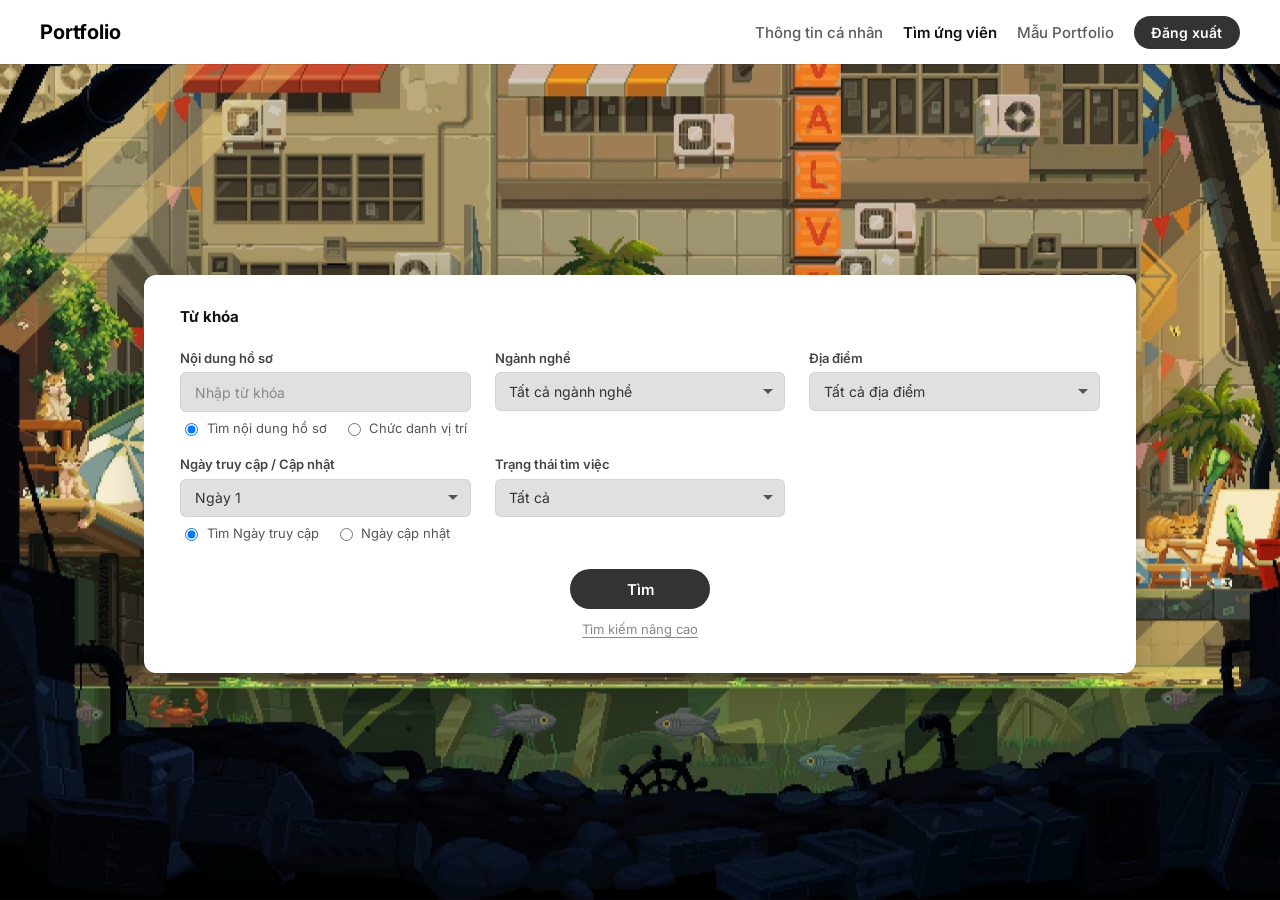
<file: pages/candidate-search.html>
<!DOCTYPE html>
<html lang="vi">
  <head>
    <meta charset="UTF-8" />
    <meta name="viewport" content="width=device-width, initial-scale=1.0" />
    <meta
      name="description"
      content="Tìm ứng viên — bộ lọc từ khóa."
    />
    <title>Tìm ứng viên — Portfolio</title>
    <link rel="preconnect" href="https://fonts.googleapis.com" />
    <link rel="preconnect" href="https://fonts.gstatic.com" crossorigin />
    <link
      href="https://fonts.googleapis.com/css2?family=Inter:wght@400;500;600;700&display=swap"
      rel="stylesheet"
    />
    <link rel="stylesheet" href="../styles/pages/candidate-search.css" />
  </head>
  <body class="page--candidate-search">
    <div class="page--candidate-search__bg" aria-hidden="true"></div>

    <header class="cs-header">
      <div class="cs-header__inner">
        <a class="cs-logo" href="home.html">Portfolio</a>
        <nav class="cs-nav" aria-label="Điều hướng chính">
          <a class="cs-nav__link" href="personal-info.html">Thông tin cá nhân</a>
          <a class="cs-nav__link cs-nav__link--active" href="candidate-search.html" aria-current="page"
            >Tìm ứng viên</a
          >
          <a class="cs-nav__link" href="cinematic.html">Mẫu Portfolio</a>
          <button type="button" class="cs-btn-logout">Đăng xuất</button>
        </nav>
      </div>
    </header>

    <main class="cs-main">
      <div class="cs-card">
        <h1 class="cs-card__title">Từ khóa</h1>
        <form class="cs-form" action="candidate-results.html" method="get">
          <div class="cs-form__grid">
            <div class="cs-field">
              <label class="cs-field__label" for="profile-keyword">Nội dung hồ sơ</label>
              <input
                class="cs-input"
                id="profile-keyword"
                name="q"
                type="search"
                placeholder="Nhập từ khóa"
                autocomplete="off"
              />
              <div class="cs-field__radios">
                <label
                  ><input type="radio" name="search_in" value="content" checked />
                  Tìm nội dung hồ sơ</label
                >
                <label
                  ><input type="radio" name="search_in" value="title" /> Chức danh vị
                  trí</label
                >
              </div>
            </div>
            <div class="cs-field">
              <label class="cs-field__label" for="industry">Ngành nghề</label>
              <select class="cs-select" id="industry" name="industry">
                <option value="">Tất cả ngành nghề</option>
                <option value="it">Công nghệ thông tin</option>
                <option value="design">Thiết kế</option>
              </select>
            </div>
            <div class="cs-field">
              <label class="cs-field__label" for="location">Địa điểm</label>
              <select class="cs-select" id="location" name="location">
                <option value="">Tất cả địa điểm</option>
                <option value="hcm">TP. Hồ Chí Minh</option>
                <option value="hn">Hà Nội</option>
              </select>
            </div>
            <div class="cs-field">
              <label class="cs-field__label" for="date-preset">Ngày truy cập / Cập nhật</label>
              <select class="cs-select" id="date-preset" name="date">
                <option value="1">Ngày 1</option>
                <option value="7">7 ngày</option>
                <option value="30">30 ngày</option>
              </select>
              <div class="cs-field__radios">
                <label
                  ><input type="radio" name="date_type" value="visit" checked /> Tìm Ngày
                  truy cập</label
                >
                <label
                  ><input type="radio" name="date_type" value="updated" /> Ngày cập nhật</label
                >
              </div>
            </div>
            <div class="cs-field">
              <label class="cs-field__label" for="job-status">Trạng thái tìm việc</label>
              <select class="cs-select" id="job-status" name="status">
                <option value="">Tất cả</option>
                <option value="open">Đang tìm việc</option>
                <option value="closed">Không tìm việc</option>
              </select>
            </div>
          </div>
          <div class="cs-form__actions">
            <button type="submit" class="cs-btn-submit">Tìm</button>
            <a class="cs-link-advanced" href="#">Tìm kiếm nâng cao</a>
          </div>
        </form>
      </div>
    </main>
  </body>
</html>
</file>
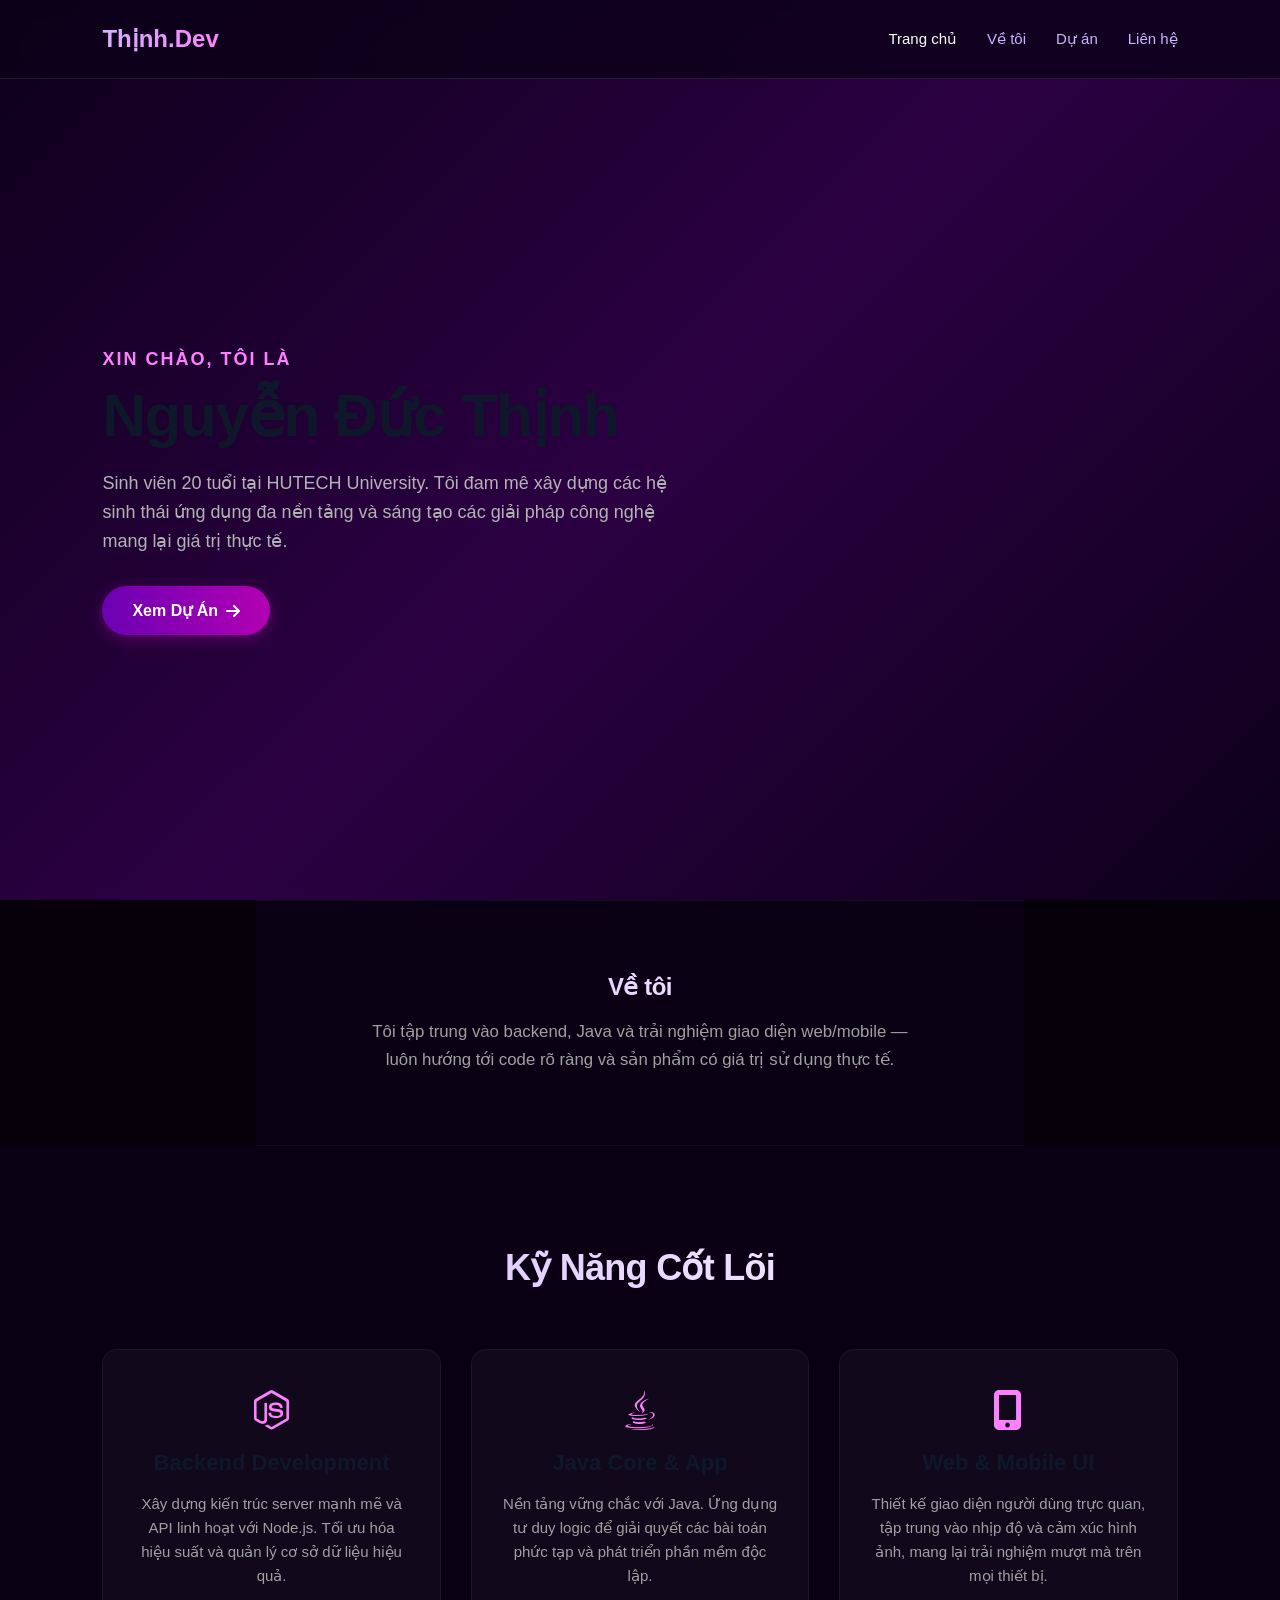
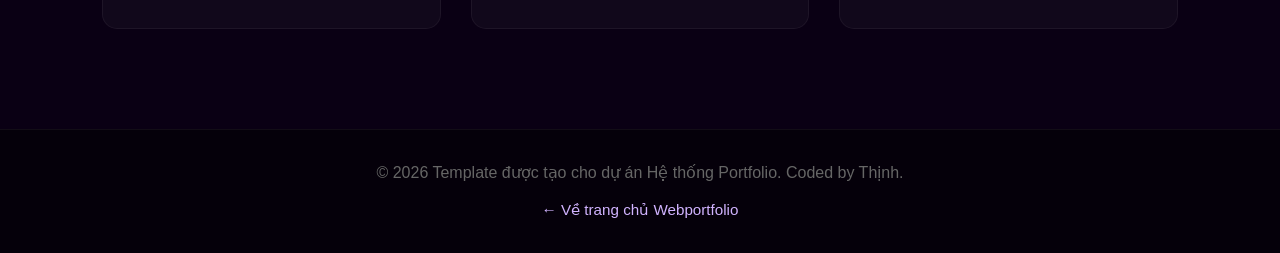
<file: pages/cinematic.html>
<!DOCTYPE html>
<html lang="vi">
  <head>
    <meta charset="UTF-8" />
    <meta name="viewport" content="width=device-width, initial-scale=1.0" />
    <meta
      name="description"
      content="Mẫu portfolio giao diện tối cinematic — Thịnh.Dev."
    />
    <title>Mẫu Portfolio Giao Diện Tối - Cinematic</title>
    <link
      href="https://cdnjs.cloudflare.com/ajax/libs/font-awesome/6.0.0/css/all.min.css"
      rel="stylesheet"
    />
    <link rel="stylesheet" href="../styles/main.css" />
    <link rel="stylesheet" href="../styles/pages/cinematic.css" />
  </head>
  <body class="page page--cinematic">
    <header class="cinematic-header">
      <div class="cinematic-logo">Thịnh.Dev</div>
      <nav aria-label="Chính">
        <ul>
          <li><a href="#hero">Trang chủ</a></li>
          <li><a href="#about">Về tôi</a></li>
          <li><a href="#skills">Dự án</a></li>
          <li><a href="#contact">Liên hệ</a></li>
        </ul>
      </nav>
    </header>

    <main class="page__main">
      <section
        class="cinematic-hero bg-gradient"
        id="hero"
        aria-labelledby="cinematic-hero-name"
      >
        <div class="cinematic-hero-content">
          <span class="cinematic-greeting">Xin chào, tôi là</span>
          <h1 id="cinematic-hero-name">Nguyễn Đức Thịnh</h1>
          <p>
            Sinh viên 20 tuổi tại HUTECH University. Tôi đam mê xây dựng các hệ
            sinh thái ứng dụng đa nền tảng và sáng tạo các giải pháp công nghệ
            mang lại giá trị thực tế.
          </p>
          <a href="#skills" class="cinematic-btn">
            Xem Dự Án <i class="fas fa-arrow-right" aria-hidden="true"></i>
          </a>
        </div>
      </section>

      <section class="cinematic-about" id="about" aria-labelledby="about-title">
        <h2 id="about-title" class="cinematic-about__title">Về tôi</h2>
        <p class="cinematic-about__text">
          Tôi tập trung vào backend, Java và trải nghiệm giao diện web/mobile —
          luôn hướng tới code rõ ràng và sản phẩm có giá trị sử dụng thực tế.
        </p>
      </section>

      <section
        class="cinematic-skills"
        id="skills"
        aria-labelledby="skills-title"
      >
        <h2 id="skills-title" class="cinematic-section-title">
          Kỹ Năng Cốt Lõi
        </h2>
        <div class="cinematic-grid-3">
          <div class="cinematic-card">
            <i class="fab fa-node-js" aria-hidden="true"></i>
            <h3>Backend Development</h3>
            <p>
              Xây dựng kiến trúc server mạnh mẽ và API linh hoạt với Node.js.
              Tối ưu hóa hiệu suất và quản lý cơ sở dữ liệu hiệu quả.
            </p>
          </div>
          <div class="cinematic-card">
            <i class="fab fa-java" aria-hidden="true"></i>
            <h3>Java Core &amp; App</h3>
            <p>
              Nền tảng vững chắc với Java. Ứng dụng tư duy logic để giải quyết
              các bài toán phức tạp và phát triển phần mềm độc lập.
            </p>
          </div>
          <div class="cinematic-card">
            <i class="fas fa-mobile-alt" aria-hidden="true"></i>
            <h3>Web &amp; Mobile UI</h3>
            <p>
              Thiết kế giao diện người dùng trực quan, tập trung vào nhịp độ và
              cảm xúc hình ảnh, mang lại trải nghiệm mượt mà trên mọi thiết bị.
            </p>
          </div>
        </div>
      </section>
    </main>

    <footer class="cinematic-footer" id="contact">
      <p>
        &copy; 2026 Template được tạo cho dự án Hệ thống Portfolio. Coded by
        Thịnh.
      </p>
      <p class="cinematic-footer__back">
        <a href="home.html">← Về trang chủ Webportfolio</a>
      </p>
    </footer>

    <script src="../scripts/cinematic.js" defer></script>
  </body>
</html>
</file>
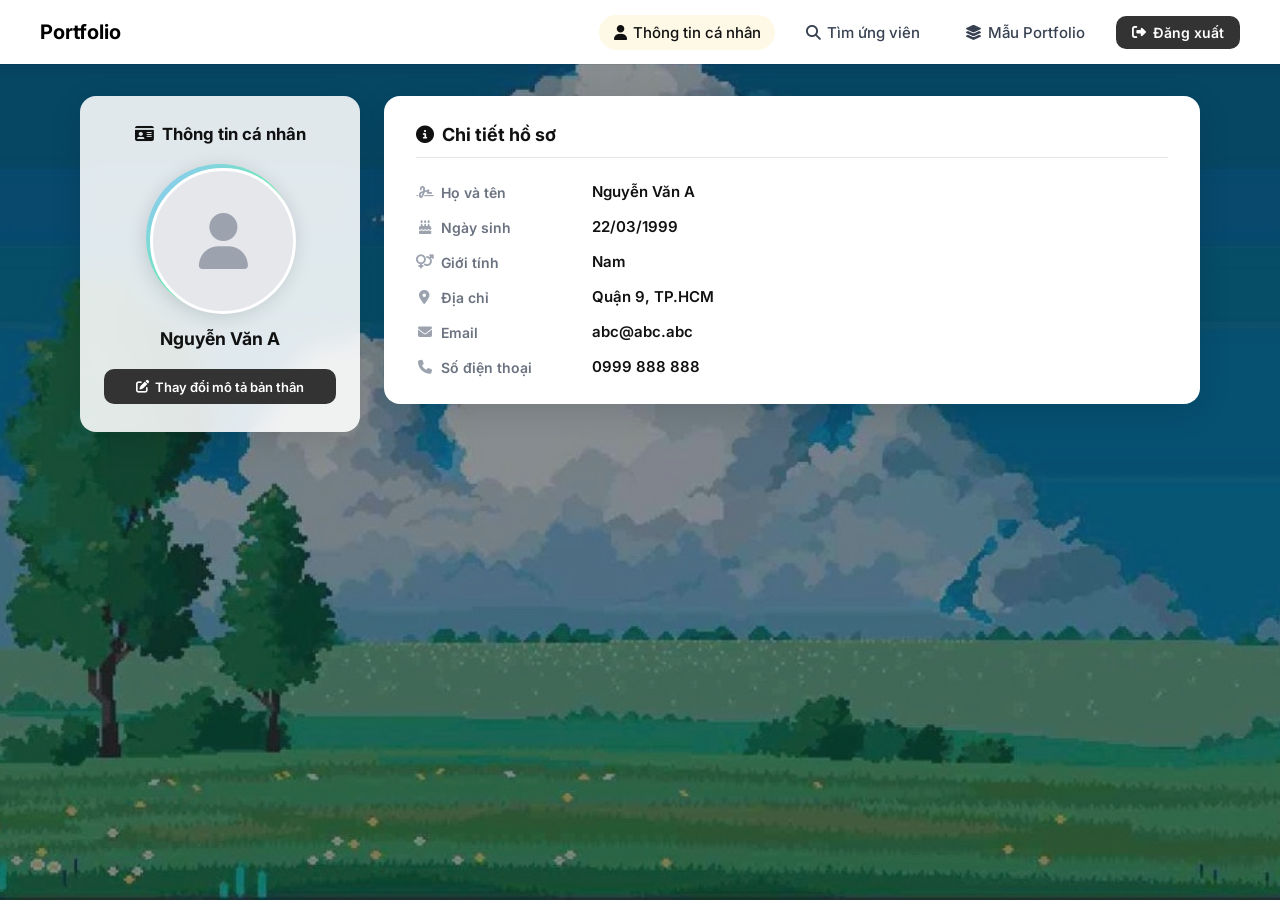
<file: pages/personal-info.html>
<!DOCTYPE html>
<html lang="vi">
  <head>
    <meta charset="UTF-8" />
    <meta name="viewport" content="width=device-width, initial-scale=1.0" />
    <meta
      name="description"
      content="Thông tin cá nhân — Portfolio."
    />
    <title>Thông tin cá nhân — Portfolio</title>
    <!-- Font Inter -->
    <link rel="preconnect" href="https://fonts.googleapis.com" />
    <link rel="preconnect" href="https://fonts.gstatic.com" crossorigin />
    <link
      href="https://fonts.googleapis.com/css2?family=Inter:wght@400;500;600;700&display=swap"
      rel="stylesheet"
    />
    <!-- Font Awesome (icons) -->
    <link
      rel="stylesheet"
      href="https://cdnjs.cloudflare.com/ajax/libs/font-awesome/6.5.1/css/all.min.css"
      integrity="sha512-DTOQO9RWCH3ppGqcWaEA1BIZOC6xxalwEsw9c2QQeAIftl+Vegovlnee1c9QX4TctnWMn13TZye+giMm8e2LwA=="
      crossorigin="anonymous"
      referrerpolicy="no-referrer"
    />
    <link rel="stylesheet" href="../styles/pages/personal-info.css" />
  </head>
  <body class="page page--personal">
    <!-- Lớp nền ảnh full màn hình -->
    <div class="page--personal__bg" aria-hidden="true"></div>
    <!-- Overlay mờ giúp chữ dễ đọc -->
    <div class="page--personal__overlay" aria-hidden="true"></div>

    <!-- ==================== Header / Navbar ==================== -->
    <header class="pi-header">
      <div class="pi-header__inner">
        <a class="pi-logo" href="../index.html">Portfolio</a>
        <nav class="pi-nav" aria-label="Điều hướng chính">
          <a class="pi-nav__link pi-nav__link--active" href="personal-info.html" aria-current="page">
            <i class="fa-solid fa-user" aria-hidden="true"></i>
            Thông tin cá nhân
          </a>
          <a class="pi-nav__link" href="candidate-search.html">
            <i class="fa-solid fa-magnifying-glass" aria-hidden="true"></i>
            Tìm ứng viên
          </a>
          <a class="pi-nav__link" href="#">
            <i class="fa-solid fa-layer-group" aria-hidden="true"></i>
            Mẫu Portfolio
          </a>
          <button type="button" class="pi-btn-logout">
            <i class="fa-solid fa-right-from-bracket" aria-hidden="true"></i>
            Đăng xuất
          </button>
        </nav>
      </div>
    </header>

    <!-- ==================== Layout 2 cột ==================== -->
    <main class="pi-main">
      <!-- Cột trái: sidebar -->
      <aside class="pi-sidebar">
        <h2 class="pi-sidebar__title">
          <i class="fa-solid fa-id-card" aria-hidden="true"></i>
          Thông tin cá nhân
        </h2>
        <div class="pi-avatar-wrap">
          <div class="pi-avatar" role="img" aria-label="Ảnh đại diện (placeholder)">
            <i class="fa-solid fa-user" aria-hidden="true"></i>
          </div>
        </div>
        <p class="pi-sidebar__name">Nguyễn Văn A</p>
        <a class="pi-sidebar__btn" href="self-description.html">
          <i class="fa-solid fa-pen-to-square" aria-hidden="true"></i>
          Thay đổi mô tả bản thân
        </a>
      </aside>

      <!-- Cột phải: card chi tiết -->
      <section class="pi-card" aria-labelledby="card-heading">
        <h2 id="card-heading" class="pi-card__heading">
          <i class="fa-solid fa-circle-info" aria-hidden="true"></i>
          Chi tiết hồ sơ
        </h2>
        <dl class="pi-dl">
          <div class="pi-dl__row">
            <dt class="pi-dl__term">
              <i class="fa-solid fa-signature" aria-hidden="true"></i>
              Họ và tên
            </dt>
            <dd class="pi-dl__desc">Nguyễn Văn A</dd>
          </div>
          <div class="pi-dl__row">
            <dt class="pi-dl__term">
              <i class="fa-solid fa-cake-candles" aria-hidden="true"></i>
              Ngày sinh
            </dt>
            <dd class="pi-dl__desc">22/03/1999</dd>
          </div>
          <div class="pi-dl__row">
            <dt class="pi-dl__term">
              <i class="fa-solid fa-venus-mars" aria-hidden="true"></i>
              Giới tính
            </dt>
            <dd class="pi-dl__desc">Nam</dd>
          </div>
          <div class="pi-dl__row">
            <dt class="pi-dl__term">
              <i class="fa-solid fa-location-dot" aria-hidden="true"></i>
              Địa chỉ
            </dt>
            <dd class="pi-dl__desc">Quận 9, TP.HCM</dd>
          </div>
          <div class="pi-dl__row">
            <dt class="pi-dl__term">
              <i class="fa-solid fa-envelope" aria-hidden="true"></i>
              Email
            </dt>
            <dd class="pi-dl__desc">abc@abc.abc</dd>
          </div>
          <div class="pi-dl__row">
            <dt class="pi-dl__term">
              <i class="fa-solid fa-phone" aria-hidden="true"></i>
              Số điện thoại
            </dt>
            <dd class="pi-dl__desc">0999 888 888</dd>
          </div>
        </dl>
      </section>
    </main>
  </body>
</html>
</file>
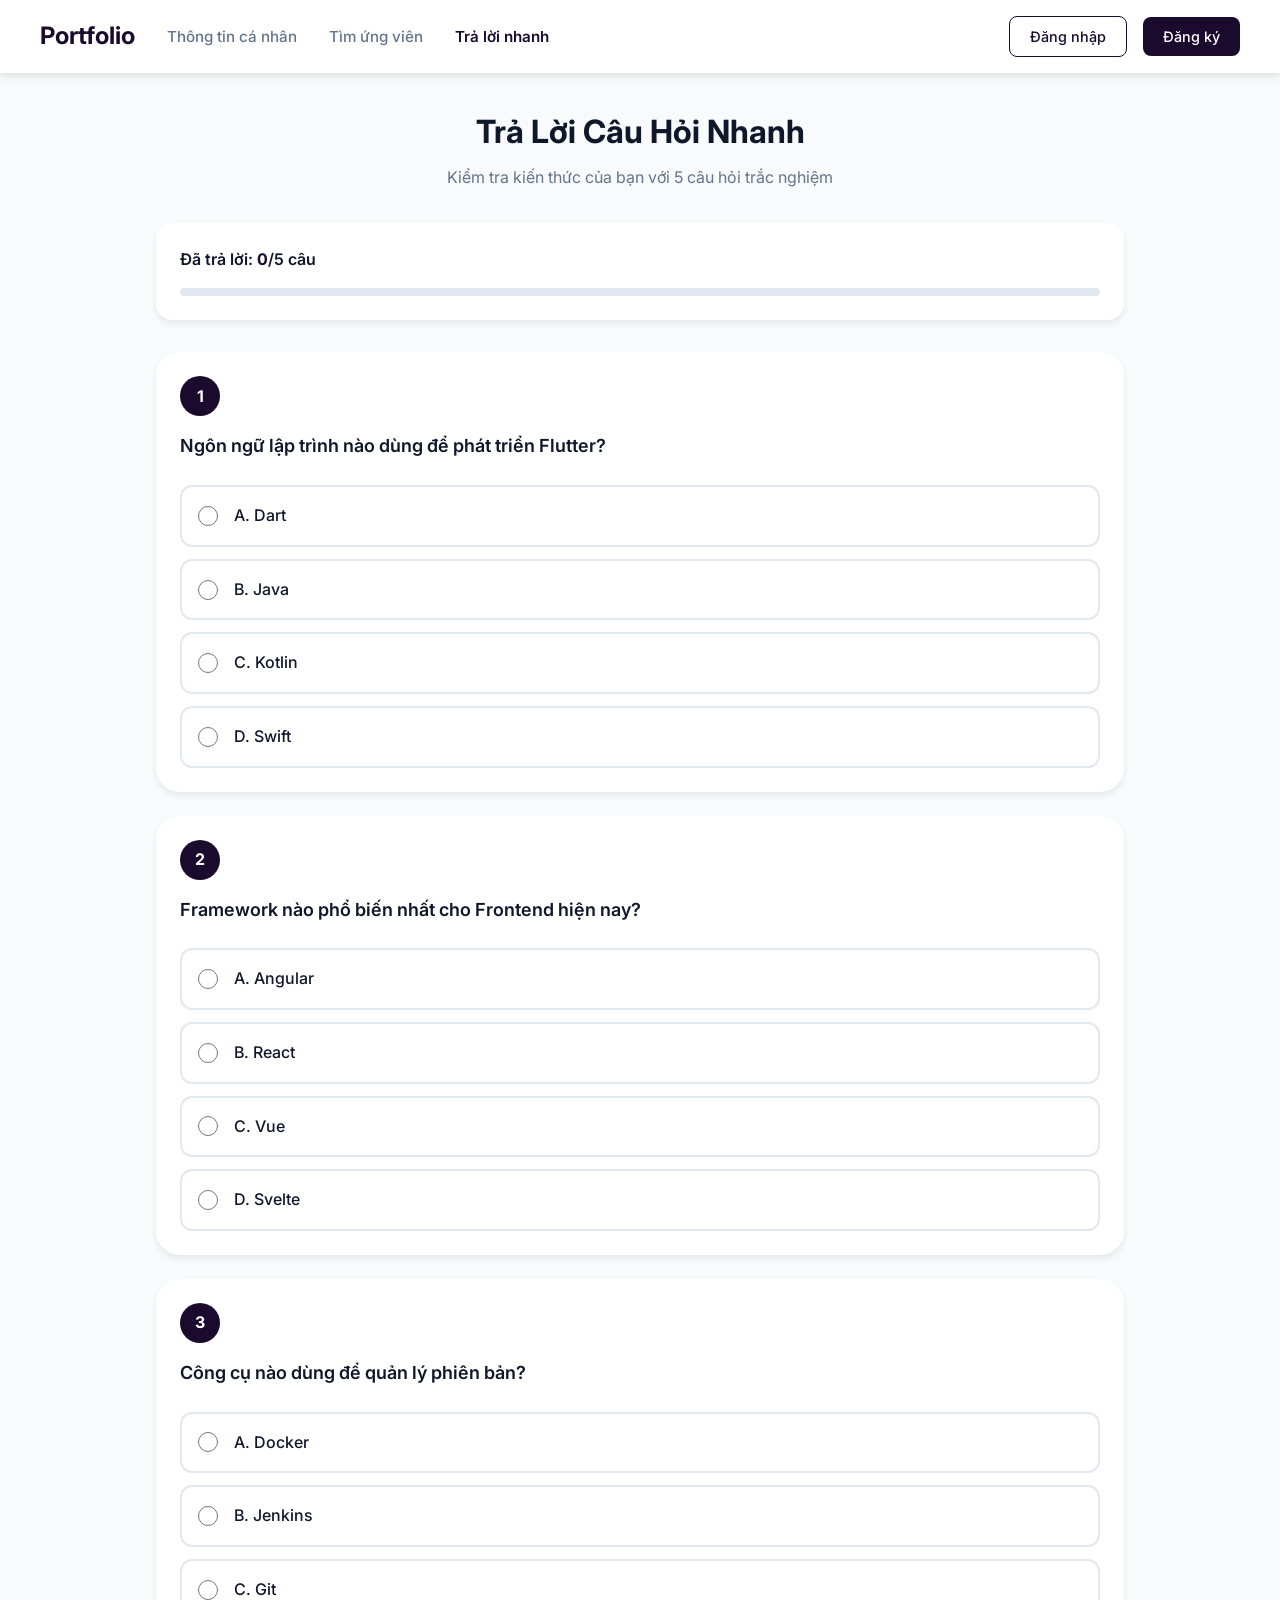
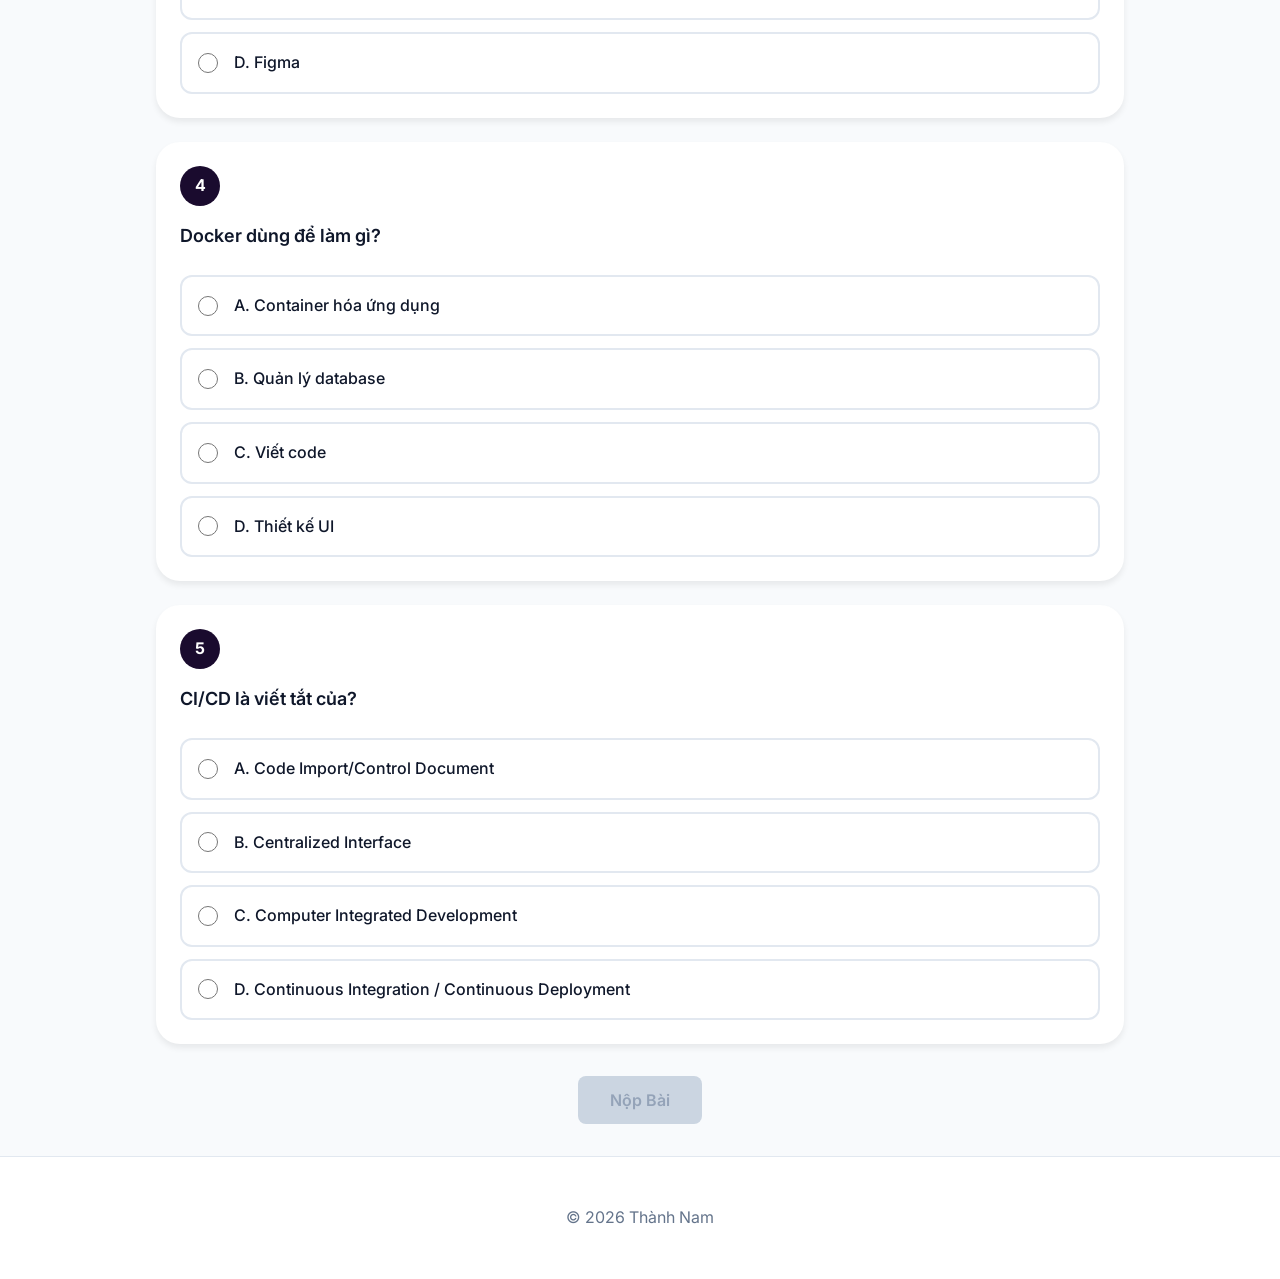
<file: pages/quick-answer.html>
<!DOCTYPE html>
<html lang="vi">
<head>
    <meta charset="UTF-8">
    <meta name="viewport" content="width=device-width, initial-scale=1.0">
    <meta name="description" content="Trả lời các câu hỏi trắc nghiệm để kiểm tra kiến thức của bạn.">
    <title>Trả Lời Câu Hỏi Nhanh - Portfolio</title>
    <!-- Font: Inter -->
    <link rel="preconnect" href="https://fonts.googleapis.com">
    <link rel="preconnect" href="https://fonts.gstatic.com" crossorigin>
    <link href="https://fonts.googleapis.com/css2?family=Inter:wght@400;500;600;700&display=swap" rel="stylesheet">
    <!-- CSS -->
    <link rel="stylesheet" href="../styles/pages/quick-answer.css">
</head>
<body>
    <!-- ==================== Header / Navbar ==================== -->
    <header>
        <div class="header__inner">
            <nav class="navbar">
                <a class="navbar__logo" href="../index.html">Portfolio</a>
                <input type="checkbox" class="navbar__toggle" id="navbar-toggle">
                <ul class="navbar__list">
                    <li class="navbar__item">
                        <a href="#">Thông tin cá nhân</a>
                    </li>
                    <li class="navbar__item">
                        <a href="#">Tìm ứng viên</a>
                    </li>
                    <li class="navbar__item">
                        <a href="quick-answer.html" class="active">Trả lời nhanh</a>
                    </li>
                </ul>
                <label class="navbar__toggle-label" for="navbar-toggle">☰</label>
                <div class="navbar__auth">
                    <a href="login.html" class="login">Đăng nhập</a>
                    <a href="register.html" class="register">Đăng ký</a>
                </div>
            </nav>
        </div>
    </header>

    <!-- Main Content -->
    <main>
        <div class="container">
            <div class="page-title">
                <h1>Trả Lời Câu Hỏi Nhanh</h1>
                <p>Kiểm tra kiến thức của bạn với 5 câu hỏi trắc nghiệm</p>
            </div>

            <!-- Progress Section -->
            <div class="progress-section">
                <div class="progress-info">
                    <span class="progress-text">Đã trả lời: <span class="progress-number" id="progressCount">0</span>/5 câu</span>
                </div>
                <div class="progress-bar">
                    <div class="progress-fill" id="progressFill"></div>
                </div>
            </div>

            <!-- Notification -->
            <div class="notification" id="notification"></div>

            <!-- Questions Container -->
            <div class="questions-container" id="questionsContainer"></div>

            <!-- Results Section -->
            <div class="results-section" id="resultsSection">
                <div class="results-header">
                    <div class="results-score" id="scoreDisplay">0/5</div>
                    <div class="results-title">Kết Quả Của Bạn</div>
                    <div class="results-subtitle" id="resultMessage"></div>
                </div>
                <div id="resultDetails"></div>
            </div>

            <!-- Button Group -->
            <div class="button-group">
                <button class="btn-primary" id="submitBtn" onclick="submitQuiz()">Nộp Bài</button>
                <button class="btn-secondary" id="retryBtn" onclick="retryQuiz()" style="display: none;">Làm Lại</button>
            </div>
        </div>
    </main>

    <!-- ==================== Footer ==================== -->
    <footer role="contentinfo">
        © 2026 Thành Nam
    </footer>

    <!-- JavaScript -->
    <script src="../scripts/quick-answer.js"></script>
</body>
</html>
</file>
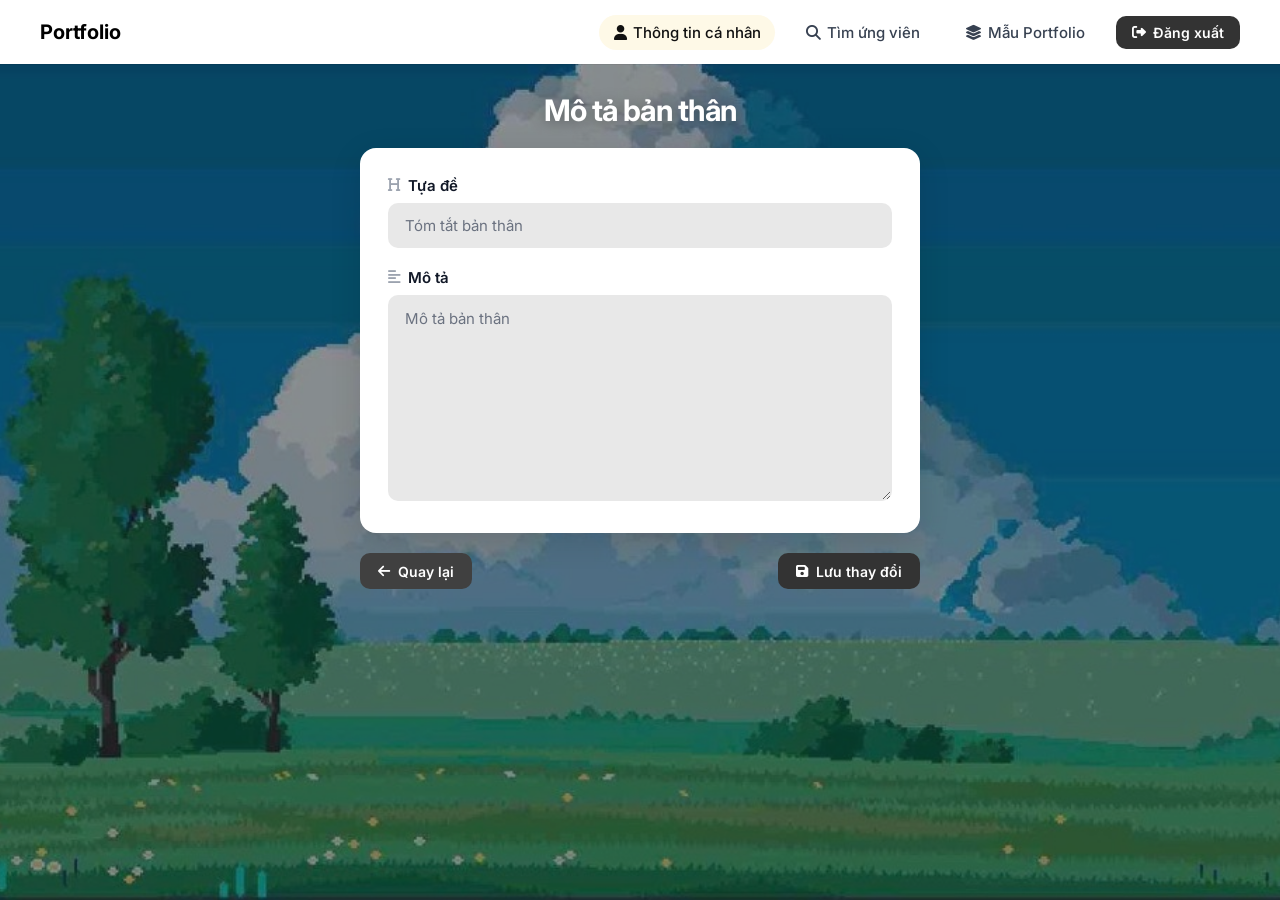
<file: pages/self-description.html>
<!DOCTYPE html>
<html lang="vi">
  <head>
    <meta charset="UTF-8" />
    <meta name="viewport" content="width=device-width, initial-scale=1.0" />
    <meta
      name="description"
      content="Chỉnh sửa mô tả bản thân — Portfolio."
    />
    <title>Mô tả bản thân — Portfolio</title>
    <!-- Font Inter -->
    <link rel="preconnect" href="https://fonts.googleapis.com" />
    <link rel="preconnect" href="https://fonts.gstatic.com" crossorigin />
    <link
      href="https://fonts.googleapis.com/css2?family=Inter:wght@400;500;600;700&display=swap"
      rel="stylesheet"
    />
    <!-- Font Awesome -->
    <link
      rel="stylesheet"
      href="https://cdnjs.cloudflare.com/ajax/libs/font-awesome/6.5.1/css/all.min.css"
      integrity="sha512-DTOQO9RWCH3ppGqcWaEA1BIZOC6xxalwEsw9c2QQeAIftl+Vegovlnee1c9QX4TctnWMn13TZye+giMm8e2LwA=="
      crossorigin="anonymous"
      referrerpolicy="no-referrer"
    />
    <!-- Chung: nền hero, overlay, navbar (giống trang thông tin cá nhân) -->
    <link rel="stylesheet" href="../styles/pages/personal-info.css" />
    <link rel="stylesheet" href="../styles/pages/self-description.css" />
  </head>
  <body class="page page--personal">
    <div class="page--personal__bg" aria-hidden="true"></div>
    <div class="page--personal__overlay" aria-hidden="true"></div>

    <!-- ==================== Header / Navbar ==================== -->
    <header class="pi-header">
      <div class="pi-header__inner">
        <a class="pi-logo" href="../index.html">Portfolio</a>
        <nav class="pi-nav" aria-label="Điều hướng chính">
          <a
            class="pi-nav__link pi-nav__link--active"
            href="personal-info.html"
            aria-current="page"
          >
            <i class="fa-solid fa-user" aria-hidden="true"></i>
            Thông tin cá nhân
          </a>
          <a class="pi-nav__link" href="#">
            <i class="fa-solid fa-magnifying-glass" aria-hidden="true"></i>
            Tìm ứng viên
          </a>
          <a class="pi-nav__link" href="#">
            <i class="fa-solid fa-layer-group" aria-hidden="true"></i>
            Mẫu Portfolio
          </a>
          <button type="button" class="pi-btn-logout">
            <i class="fa-solid fa-right-from-bracket" aria-hidden="true"></i>
            Đăng xuất
          </button>
        </nav>
      </div>
    </header>

    <!-- ==================== Mô tả bản thân (form) ==================== -->
    <main class="sd-main">
      <h1 class="sd-page-title">Mô tả bản thân</h1>

      <form class="sd-form" action="#" method="post">
        <div class="sd-card">
          <div class="sd-field">
            <label class="sd-label" for="sd-title">
              <i class="fa-solid fa-heading" aria-hidden="true"></i>
              Tựa đề
            </label>
            <input
              class="sd-input"
              type="text"
              id="sd-title"
              name="title"
              placeholder="Tóm tắt bản thân"
              autocomplete="off"
            />
          </div>
          <div class="sd-field">
            <label class="sd-label" for="sd-body">
              <i class="fa-solid fa-align-left" aria-hidden="true"></i>
              Mô tả
            </label>
            <textarea
              class="sd-textarea"
              id="sd-body"
              name="description"
              rows="8"
              placeholder="Mô tả bản thân"
            ></textarea>
          </div>
        </div>

        <!-- Nút ngoài card: Quay lại | Lưu -->
        <div class="sd-actions">
          <a class="sd-btn sd-btn--secondary" href="personal-info.html">
            <i class="fa-solid fa-arrow-left" aria-hidden="true"></i>
            Quay lại
          </a>
          <button type="submit" class="sd-btn">
            <i class="fa-solid fa-floppy-disk" aria-hidden="true"></i>
            Lưu thay đổi
          </button>
        </div>
      </form>
    </main>
  </body>
</html>
</file>
<file: styles/pages/candidate-search.css>
/**
 * Trang Tìm ứng viên — form từ khóa (mockup 1)
 */

.page--candidate-search {
  --cs-header-h: 4rem;
  --cs-btn-dark: #333333;
  --cs-input-bg: #e0e0e0;
  --cs-card-radius: 12px;
  --cs-shadow: 0 10px 40px rgba(0, 0, 0, 0.18);
  margin: 0;
  min-height: 100vh;
  display: flex;
  flex-direction: column;
  font-family: "Inter", system-ui, -apple-system, BlinkMacSystemFont, "Segoe UI",
    Roboto, sans-serif;
  color: #1a1a1a;
  background: #1a1a2e;
}

.page--candidate-search__bg {
  position: fixed;
  inset: 0;
  z-index: 0;
  background-image: url("../../assets/images/image\ 4.png");
  background-size: cover;
  background-position: center;
  background-repeat: no-repeat;
  background-attachment: fixed;
}

.cs-header {
  position: sticky;
  top: 0;
  z-index: 100;
  background: #ffffff;
  box-shadow: 0 1px 0 rgba(0, 0, 0, 0.08);
}

.cs-header__inner {
  max-width: 1200px;
  margin: 0 auto;
  padding: 0 1.25rem;
  min-height: var(--cs-header-h);
  display: flex;
  align-items: center;
  justify-content: space-between;
  gap: 1rem;
  flex-wrap: wrap;
}

.cs-logo {
  font-weight: 700;
  font-size: 1.25rem;
  color: #000;
  text-decoration: none;
}

.cs-logo:hover {
  opacity: 0.8;
}

.cs-nav {
  display: flex;
  align-items: center;
  gap: 0.5rem 1.25rem;
  flex-wrap: wrap;
  justify-content: flex-end;
}

.cs-nav__link {
  font-size: 0.9375rem;
  font-weight: 500;
  color: #5c5c5c;
  text-decoration: none;
}

.cs-nav__link:hover {
  color: #111;
}

.cs-nav__link--active {
  color: #111;
  font-weight: 600;
}

.cs-btn-logout {
  padding: 0.5rem 1.1rem;
  font-family: inherit;
  font-size: 0.875rem;
  font-weight: 600;
  color: #fff;
  background: var(--cs-btn-dark);
  border: none;
  border-radius: 999px;
  cursor: pointer;
}

.cs-btn-logout:hover {
  filter: brightness(1.08);
}

.cs-main {
  position: relative;
  z-index: 2;
  flex: 1;
  display: flex;
  align-items: center;
  justify-content: center;
  padding: 2rem 1.25rem 3rem;
}

.cs-card {
  width: 100%;
  max-width: 920px;
  background: #ffffff;
  border-radius: var(--cs-card-radius);
  box-shadow: var(--cs-shadow);
  padding: 2rem 2.25rem 2.25rem;
}

.cs-card__title {
  margin: 0 0 1.5rem;
  font-size: 0.9375rem;
  font-weight: 700;
  color: #111;
}

.cs-form__grid {
  display: grid;
  grid-template-columns: repeat(3, 1fr);
  gap: 1.25rem 1.5rem;
  margin-bottom: 1.75rem;
}

@media (max-width: 52rem) {
  .cs-form__grid {
    grid-template-columns: 1fr;
  }
}

.cs-field__label {
  display: block;
  margin-bottom: 0.4rem;
  font-size: 0.8125rem;
  font-weight: 600;
  color: #444;
}

.cs-input,
.cs-select {
  width: 100%;
  box-sizing: border-box;
  padding: 0.65rem 0.85rem;
  font-family: inherit;
  font-size: 0.875rem;
  color: #333;
  background: var(--cs-input-bg);
  border: 1px solid rgba(0, 0, 0, 0.06);
  border-radius: 6px;
}

.cs-input::placeholder {
  color: #888;
}

.cs-select {
  appearance: none;
  background-image: url("data:image/svg+xml,%3Csvg xmlns='http://www.w3.org/2000/svg' width='12' height='12' viewBox='0 0 12 12'%3E%3Cpath fill='%23555' d='M6 8L1 3h10z'/%3E%3C/svg%3E");
  background-repeat: no-repeat;
  background-position: right 0.65rem center;
  padding-right: 2rem;
}

.cs-field__radios {
  display: flex;
  flex-wrap: wrap;
  gap: 0.75rem 1rem;
  margin-top: 0.5rem;
}

.cs-field__radios label {
  display: inline-flex;
  align-items: center;
  gap: 0.35rem;
  font-size: 0.8125rem;
  color: #555;
  cursor: pointer;
}

.cs-form__actions {
  display: flex;
  flex-direction: column;
  align-items: center;
  gap: 0.75rem;
}

.cs-btn-submit {
  min-width: 140px;
  padding: 0.65rem 2rem;
  font-family: inherit;
  font-size: 0.9375rem;
  font-weight: 600;
  color: #fff;
  background: var(--cs-btn-dark);
  border: none;
  border-radius: 999px;
  cursor: pointer;
}

.cs-btn-submit:hover {
  filter: brightness(1.08);
}

.cs-link-advanced {
  font-size: 0.8125rem;
  color: #888;
  text-decoration: underline;
  text-underline-offset: 3px;
}

.cs-link-advanced:hover {
  color: #555;
}
</file>
<file: styles/main.css>
/* ==========================================================================
   Entry stylesheet — import theo thứ tự: base → layout → components → pages
   ========================================================================== */

/* --- Base --- */
@import url("base/reset.css");
@import url("base/variables.css");
@import url("base/typography.css");

/* --- Layout --- */
@import url("layout/grid.css");
@import url("layout/header.css");
@import url("layout/footer.css");

/* --- Components --- */
@import url("components/button.css");
@import url("components/card.css");
@import url("components/navbar.css");
@import url("components/animations.css");

/* --- Pages --- */
@import url("pages/home.css");
@import url("pages/forgot-password.css");
@import url("pages/login.css");
@import url("pages/register.css");
</file>
<file: styles/pages/cinematic.css>
/* ==========================================================================
   Trang mẫu — giao diện tối cinematic (tách biệt khỏi home.css)
   ========================================================================== */

.page--cinematic {
  display: flex;
  flex-direction: column;
  min-height: 100vh;
  background-color: #05000a;
  color: #ffffff;
  font-family: "Segoe UI", Tahoma, Geneva, Verdana, sans-serif;
  line-height: 1.6;
  overflow-x: hidden;
}

.page--cinematic .page__main {
  flex: 1;
}

/* --- Header --- */
.page--cinematic .cinematic-header {
  display: flex;
  justify-content: space-between;
  align-items: center;
  padding: 20px 8%;
  background: rgba(13, 0, 26, 0.8);
  backdrop-filter: blur(10px);
  -webkit-backdrop-filter: blur(10px);
  position: fixed;
  width: 100%;
  top: 0;
  z-index: 100;
  border-bottom: 1px solid rgba(255, 255, 255, 0.1);
  transition: box-shadow 0.3s ease, background 0.3s ease;
}

.page--cinematic .cinematic-header.is-scrolled {
  box-shadow: 0 8px 32px rgba(0, 0, 0, 0.35);
}

.page--cinematic .cinematic-logo {
  font-size: 24px;
  font-weight: 800;
  background: linear-gradient(90deg, #d1b3ff, #ff80ff);
  -webkit-background-clip: text;
  background-clip: text;
  -webkit-text-fill-color: transparent;
}

.page--cinematic .cinematic-header nav ul {
  display: flex;
  list-style: none;
  gap: 30px;
  margin: 0;
  padding: 0;
}

.page--cinematic .cinematic-header nav a {
  color: #d1b3ff;
  text-decoration: none;
  font-weight: 500;
  transition: 0.3s;
  font-size: 15px;
}

.page--cinematic .cinematic-header nav a:hover,
.page--cinematic .cinematic-header nav a:focus-visible {
  color: #ffffff;
  text-shadow: 0 0 10px #ff80ff;
}

.page--cinematic .cinematic-header nav a.is-active {
  color: #ffffff;
}

@media (max-width: 40rem) {
  .page--cinematic .cinematic-header {
    flex-wrap: wrap;
    gap: 12px;
    padding: 16px 5%;
  }

  .page--cinematic .cinematic-header nav ul {
    flex-wrap: wrap;
    gap: 16px 20px;
    justify-content: flex-end;
  }
}

/* --- Hero --- */
.page--cinematic .bg-gradient {
  background: linear-gradient(135deg, #0d001a 0%, #2b0042 50%, #0d001a 100%);
  position: relative;
}

.page--cinematic .cinematic-hero {
  min-height: 100vh;
  display: flex;
  align-items: center;
  padding: 0 8%;
  padding-top: 80px;
}

.page--cinematic .cinematic-hero-content {
  max-width: 600px;
  z-index: 2;
}

.page--cinematic .cinematic-greeting {
  color: #ff80ff;
  font-size: 18px;
  font-weight: 600;
  letter-spacing: 2px;
  text-transform: uppercase;
  margin-bottom: 10px;
  display: block;
}

.page--cinematic .cinematic-hero h1 {
  font-size: clamp(2rem, 8vw, 60px);
  font-weight: 800;
  line-height: 1.1;
  margin-bottom: 20px;
}

.page--cinematic .cinematic-hero p {
  font-size: 18px;
  color: #b3b3b3;
  margin-bottom: 30px;
}

.page--cinematic .cinematic-btn {
  display: inline-flex;
  align-items: center;
  gap: 8px;
  padding: 12px 30px;
  background: linear-gradient(90deg, #6b00b3, #b300b3);
  color: white;
  text-decoration: none;
  border-radius: 30px;
  font-weight: bold;
  transition: 0.3s;
  box-shadow: 0 4px 15px rgba(179, 0, 179, 0.4);
  border: none;
}

.page--cinematic .cinematic-btn:hover {
  transform: translateY(-3px);
  box-shadow: 0 6px 20px rgba(179, 0, 179, 0.6);
}

/* --- About --- */
.page--cinematic .cinematic-about {
  padding: 72px 8%;
  background-color: #0a0014;
  border-top: 1px solid rgba(255, 255, 255, 0.05);
  border-bottom: 1px solid rgba(255, 255, 255, 0.05);
  text-align: center;
  max-width: 48rem;
  margin: 0 auto;
}

.page--cinematic .cinematic-about__title {
  font-size: 1.5rem;
  margin-bottom: 1rem;
  background: linear-gradient(90deg, #d1b3ff, #ffffff);
  -webkit-background-clip: text;
  background-clip: text;
  -webkit-text-fill-color: transparent;
}

.page--cinematic .cinematic-about__text {
  color: #a0a0a0;
  font-size: 1.05rem;
  line-height: 1.65;
  margin: 0;
}

/* --- Skills --- */
.page--cinematic .cinematic-skills {
  padding: 100px 8%;
  background-color: #0a0014;
}

.page--cinematic .cinematic-section-title {
  text-align: center;
  font-size: clamp(1.5rem, 4vw, 36px);
  margin-bottom: 60px;
  background: linear-gradient(90deg, #d1b3ff, #ffffff);
  -webkit-background-clip: text;
  background-clip: text;
  -webkit-text-fill-color: transparent;
}

.page--cinematic .cinematic-grid-3 {
  display: grid;
  grid-template-columns: repeat(3, 1fr);
  gap: 30px;
}

@media (max-width: 60rem) {
  .page--cinematic .cinematic-grid-3 {
    grid-template-columns: 1fr;
    max-width: 28rem;
    margin-inline: auto;
  }
}

.page--cinematic .cinematic-card {
  background: rgba(255, 255, 255, 0.03);
  border: 1px solid rgba(255, 255, 255, 0.05);
  padding: 40px 30px;
  border-radius: 15px;
  transition: 0.4s;
  text-align: center;
}

.page--cinematic .cinematic-card:hover {
  background: rgba(255, 255, 255, 0.08);
  transform: translateY(-10px);
  border-color: #6b00b3;
  box-shadow: 0 10px 30px rgba(107, 0, 179, 0.2);
}

.page--cinematic .cinematic-card i {
  font-size: 40px;
  color: #ff80ff;
  margin-bottom: 20px;
}

.page--cinematic .cinematic-card h3 {
  font-size: 22px;
  margin-bottom: 15px;
}

.page--cinematic .cinematic-card p {
  color: #a0a0a0;
  font-size: 15px;
}

/* --- Footer --- */
.page--cinematic .cinematic-footer {
  text-align: center;
  padding: 30px;
  background: #05000a;
  border-top: 1px solid rgba(255, 255, 255, 0.05);
  color: #666;
  margin-top: auto;
}

.page--cinematic .cinematic-footer p {
  margin: 0 0 12px;
}

.page--cinematic .cinematic-footer__back {
  margin-bottom: 0 !important;
}

.page--cinematic .cinematic-footer__back a {
  color: #d1b3ff;
  text-decoration: none;
  font-size: 0.95rem;
}

.page--cinematic .cinematic-footer__back a:hover {
  color: #ff80ff;
  text-decoration: underline;
}
</file>
<file: styles/pages/personal-info.css>
/**
 * Trang Thông tin cá nhân — Portfolio
 * Hero nền + overlay, layout 2 cột, responsive.
 */

/* -------------------------------------------------------------------------- */
/* Biến cục bộ trang                                                         */
/* -------------------------------------------------------------------------- */
.page--personal {
  --pi-header-h: 4rem;
  --pi-active-bg: #fef9e7;
  --pi-btn-dark: #333333;
  --pi-sidebar-bg: rgba(255, 255, 255, 0.88);
  --pi-card-bg: #ffffff;
  --pi-overlay: rgba(15, 23, 42, 0.45);
  --pi-radius: 16px;
  --pi-shadow: 0 8px 32px rgba(0, 0, 0, 0.12);
  --pi-transition: 0.25s ease;
  font-family: "Inter", system-ui, -apple-system, sans-serif;
}

/* -------------------------------------------------------------------------- */
/* Nền full màn hình + overlay                                               */
/* -------------------------------------------------------------------------- */
.page--personal {
  margin: 0;
  min-height: 100vh;
  display: flex;
  flex-direction: column;
  color: #1a1a1a;
  background-color: #0f172a;
}

.page--personal__bg {
  position: fixed;
  inset: 0;
  z-index: 0;
  background-image: url("../../assets/hero-pixel-landscape.png");
  background-size: cover;
  background-position: center;
  background-repeat: no-repeat;
  background-attachment: fixed;
}

.page--personal__overlay {
  position: fixed;
  inset: 0;
  z-index: 1;
  background: var(--pi-overlay);
  pointer-events: none;
}

/* -------------------------------------------------------------------------- */
/* Header / Navbar                                                            */
/* -------------------------------------------------------------------------- */
.pi-header {
  position: sticky;
  top: 0;
  z-index: 100;
  background: #ffffff;
  box-shadow: 0 1px 0 rgba(0, 0, 0, 0.06);
}

.pi-header__inner {
  max-width: 1200px;
  margin: 0 auto;
  padding: 0 1.25rem;
  min-height: var(--pi-header-h);
  display: flex;
  align-items: center;
  justify-content: space-between;
  gap: 1rem;
  flex-wrap: wrap;
}

.pi-logo {
  font-weight: 700;
  font-size: 1.25rem;
  color: #000;
  text-decoration: none;
  transition: opacity var(--pi-transition);
}

.pi-logo:hover {
  opacity: 0.75;
}

.pi-nav {
  display: flex;
  align-items: center;
  gap: 0.35rem 1rem;
  flex-wrap: wrap;
  justify-content: flex-end;
}

.pi-nav__link {
  display: inline-flex;
  align-items: center;
  gap: 0.4rem;
  padding: 0.5rem 0.9rem;
  border-radius: 999px;
  font-size: 0.9375rem;
  font-weight: 500;
  color: #374151;
  text-decoration: none;
  transition: background var(--pi-transition), color var(--pi-transition);
}

.pi-nav__link:hover {
  background: rgba(0, 0, 0, 0.05);
  color: #111;
}

.pi-nav__link--active {
  background: var(--pi-active-bg);
  color: #111;
}

.pi-nav__link--active:hover {
  background: #fdf3d0;
}

.pi-btn-logout {
  display: inline-flex;
  align-items: center;
  gap: 0.45rem;
  padding: 0.5rem 1rem;
  border: none;
  border-radius: 10px;
  font-size: 0.875rem;
  font-weight: 600;
  font-family: inherit;
  color: #fff;
  background: var(--pi-btn-dark);
  cursor: pointer;
  transition: background var(--pi-transition), transform var(--pi-transition),
    box-shadow var(--pi-transition);
}

.pi-btn-logout:hover {
  background: #1f1f1f;
  box-shadow: 0 4px 14px rgba(0, 0, 0, 0.2);
}

.pi-btn-logout:active {
  transform: scale(0.98);
}

/* -------------------------------------------------------------------------- */
/* Vùng nội dung chính                                                        */
/* -------------------------------------------------------------------------- */
.pi-main {
  position: relative;
  z-index: 2;
  flex: 1;
  width: 100%;
  max-width: 1120px;
  margin: 0 auto;
  padding: 2rem 1.25rem 3rem;
  display: grid;
  grid-template-columns: minmax(0, 280px) minmax(0, 1fr);
  gap: 1.5rem;
  align-items: start;
}

/* -------------------------------------------------------------------------- */
/* Sidebar trái                                                               */
/* -------------------------------------------------------------------------- */
.pi-sidebar {
  background: var(--pi-sidebar-bg);
  backdrop-filter: blur(10px);
  -webkit-backdrop-filter: blur(10px);
  border-radius: var(--pi-radius);
  padding: 1.75rem 1.5rem;
  box-shadow: var(--pi-shadow);
  text-align: center;
  transition: box-shadow var(--pi-transition), transform var(--pi-transition);
}

.pi-sidebar:hover {
  box-shadow: 0 12px 40px rgba(0, 0, 0, 0.16);
}

.pi-sidebar__title {
  margin: 0 0 1.25rem;
  font-size: 1.05rem;
  font-weight: 700;
  color: #111;
  display: flex;
  align-items: center;
  justify-content: center;
  gap: 0.5rem;
}

.pi-avatar-wrap {
  margin: 0 auto 1rem;
  width: 140px;
  height: 140px;
  border-radius: 50%;
  padding: 4px;
  background: linear-gradient(135deg, #93c5fd 0%, #6ee7b7 50%, #fcd34d 100%);
  box-shadow: 0 4px 20px rgba(0, 0, 0, 0.15);
}

.pi-avatar {
  width: 100%;
  height: 100%;
  border-radius: 50%;
  object-fit: cover;
  background: #e5e7eb;
  display: flex;
  align-items: center;
  justify-content: center;
  border: 3px solid #fff;
  overflow: hidden;
}

.pi-avatar i {
  font-size: 3.5rem;
  color: #9ca3af;
}

.pi-sidebar__name {
  margin: 0 0 1.25rem;
  font-size: 1.1rem;
  font-weight: 700;
  color: #111;
}

.pi-sidebar__btn {
  display: inline-flex;
  align-items: center;
  justify-content: center;
  gap: 0.4rem;
  width: 100%;
  padding: 0.6rem 0.75rem;
  border: none;
  border-radius: 10px;
  font-size: 0.8125rem;
  font-weight: 600;
  font-family: inherit;
  color: #fff;
  background: var(--pi-btn-dark);
  cursor: pointer;
  text-decoration: none;
  box-sizing: border-box;
  transition: background var(--pi-transition), transform var(--pi-transition);
}

.pi-sidebar__btn:hover {
  background: #1f1f1f;
}

.pi-sidebar__btn:active {
  transform: scale(0.98);
}

/* -------------------------------------------------------------------------- */
/* Card thông tin bên phải                                                    */
/* -------------------------------------------------------------------------- */
.pi-card {
  background: var(--pi-card-bg);
  border-radius: var(--pi-radius);
  padding: 1.75rem 2rem;
  box-shadow: var(--pi-shadow);
  transition: box-shadow var(--pi-transition), transform var(--pi-transition);
}

.pi-card:hover {
  box-shadow: 0 14px 48px rgba(0, 0, 0, 0.14);
}

.pi-card__heading {
  margin: 0 0 1.5rem;
  font-size: 1.125rem;
  font-weight: 700;
  color: #111;
  display: flex;
  align-items: center;
  gap: 0.5rem;
  padding-bottom: 0.75rem;
  border-bottom: 1px solid #e5e7eb;
}

.pi-dl {
  margin: 0;
  display: grid;
  gap: 1rem;
}

.pi-dl__row {
  display: grid;
  grid-template-columns: minmax(0, 160px) 1fr;
  gap: 0.75rem 1rem;
  align-items: baseline;
}

.pi-dl__term {
  margin: 0;
  font-size: 0.875rem;
  font-weight: 600;
  color: #6b7280;
  display: flex;
  align-items: center;
  gap: 0.45rem;
}

.pi-dl__term i {
  width: 1.1rem;
  text-align: center;
  color: #9ca3af;
}

.pi-dl__desc {
  margin: 0;
  font-size: 0.9375rem;
  font-weight: 600;
  color: #111;
}

/* -------------------------------------------------------------------------- */
/* Responsive — xếp cột dọc trên mobile                                       */
/* -------------------------------------------------------------------------- */
@media (max-width: 768px) {
  .pi-main {
    grid-template-columns: 1fr;
  }

  .pi-dl__row {
    grid-template-columns: 1fr;
    gap: 0.25rem;
  }

  .page--personal__bg {
    background-attachment: scroll;
  }
}

@media (max-width: 480px) {
  .pi-header__inner {
    padding: 0.75rem 1rem;
  }

  .pi-nav {
    width: 100%;
    justify-content: flex-start;
  }

  .pi-card {
    padding: 1.25rem 1.25rem;
  }
}
</file>
<file: styles/pages/quick-answer.css>
* {
    margin: 0;
    padding: 0;
    box-sizing: border-box;
}

:root {
    --color-primary: #1a0b2e;
    --color-primary-light: #2d1b4e;
    --color-secondary: #6366f1;
    --color-text: #0f172a;
    --color-text-muted: #64748b;
    --color-bg: #ffffff;
    --color-bg-subtle: #f8fafc;
    --color-border: #e2e8f0;
    --color-success: #10b981;
    --color-danger: #ef4444;
    --color-warning: #f59e0b;
    --font-family: "Inter", system-ui, -apple-system, "Segoe UI", Roboto, sans-serif;
    --shadow: 0 4px 6px rgba(0, 0, 0, 0.07);
    --shadow-lg: 0 10px 15px rgba(0, 0, 0, 0.1);
}

body {
    font-family: var(--font-family);
    background-color: var(--color-bg-subtle);
    color: var(--color-text);
    line-height: 1.6;
    min-height: 100vh;
    display: flex;
    flex-direction: column;
}

/* ==================== Header / Navbar ==================== */
header {
    background-color: var(--color-bg);
    border-bottom: 1px solid var(--color-border);
    padding: 1rem 2rem;
    box-shadow: var(--shadow);
    position: sticky;
    top: 0;
    z-index: 100;
}

.header__inner {
    max-width: 1200px;
    margin: 0 auto;
}

.navbar {
    display: flex;
    justify-content: space-between;
    align-items: center;
    gap: 2rem;
}

.navbar__logo {
    font-size: 1.5rem;
    font-weight: 700;
    color: var(--color-primary);
    text-decoration: none;
    transition: color 0.3s ease;
    white-space: nowrap;
}

.navbar__logo:hover {
    color: var(--color-primary-light);
}

.navbar__list {
    display: flex;
    list-style: none;
    gap: 2rem;
    flex: 1;
    justify-content: flex-start;
}

.navbar__item a {
    color: var(--color-text-muted);
    text-decoration: none;
    font-weight: 500;
    font-size: 0.95rem;
    transition: color 0.3s ease;
}

.navbar__item a:hover {
    color: var(--color-primary);
}

.navbar__item a.active {
    color: var(--color-primary);
    font-weight: 600;
}

.navbar__auth {
    display: flex;
    gap: 1rem;
    align-items: center;
}

.navbar__auth a {
    padding: 0.5rem 1.25rem;
    border-radius: 0.5rem;
    text-decoration: none;
    font-weight: 500;
    font-size: 0.9rem;
    transition: all 0.3s ease;
    white-space: nowrap;
}

.navbar__auth a.login {
    color: var(--color-primary);
    border: 1px solid var(--color-primary);
}

.navbar__auth a.login:hover {
    background-color: rgba(26, 11, 46, 0.05);
}

.navbar__auth a.register {
    background-color: var(--color-primary);
    color: var(--color-bg);
}

.navbar__auth a.register:hover {
    background-color: var(--color-primary-light);
}

.navbar__toggle {
    display: none;
}

.navbar__toggle-label {
    display: none;
    cursor: pointer;
    font-size: 1.5rem;
    color: var(--color-primary);
}

@media (max-width: 768px) {
    .navbar {
        flex-wrap: wrap;
        gap: 1rem;
    }

    .navbar__toggle-label {
        display: block;
    }

    .navbar__list {
        display: none;
        flex-basis: 100%;
        flex-direction: column;
        gap: 1rem;
        order: 3;
    }

    .navbar__toggle:checked ~ .navbar__list {
        display: flex;
    }

    .navbar__auth {
        flex-direction: column;
        width: 100%;
        gap: 0.5rem;
    }

    .navbar__auth a {
        width: 100%;
        text-align: center;
    }
}

/* ==================== Main Content ==================== */
main {
    flex: 1;
    max-width: 1000px;
    width: 100%;
    margin: 2rem auto;
    padding: 0 1rem;
}

.container {
    max-width: 1000px;
    width: 100%;
    margin: 0 auto;
}

.page-title {
    text-align: center;
    margin-bottom: 2rem;
}

.page-title h1 {
    font-size: 2rem;
    font-weight: 700;
    margin-bottom: 0.5rem;
    color: var(--color-text);
}

.page-title p {
    color: var(--color-text-muted);
    font-size: 1rem;
}

/* Progress Section */
.progress-section {
    background-color: var(--color-bg);
    padding: 1.5rem;
    border-radius: 1rem;
    margin-bottom: 2rem;
    box-shadow: var(--shadow);
}

.progress-info {
    display: flex;
    justify-content: space-between;
    align-items: center;
    margin-bottom: 1rem;
}

.progress-text {
    font-weight: 600;
    color: var(--color-text);
}

.progress-number {
    color: var(--color-primary);
    font-weight: 700;
}

.progress-bar {
    width: 100%;
    height: 8px;
    background-color: var(--color-border);
    border-radius: 10px;
    overflow: hidden;
}

.progress-fill {
    height: 100%;
    background: linear-gradient(90deg, var(--color-primary), var(--color-secondary));
    width: 0%;
    transition: width 0.3s ease;
}

/* Questions Container */
.questions-container {
    display: flex;
    flex-direction: column;
    gap: 1.5rem;
    margin-bottom: 2rem;
}

.question-card {
    background-color: var(--color-bg);
    padding: 1.5rem;
    border-radius: 1.5rem;
    box-shadow: var(--shadow);
    transition: all 0.3s ease;
}

.question-card:hover {
    box-shadow: var(--shadow-lg);
}

.question-card.hidden {
    display: none;
}

.question-number {
    display: inline-flex;
    align-items: center;
    justify-content: center;
    background-color: var(--color-primary);
    color: var(--color-bg);
    width: 2.5rem;
    height: 2.5rem;
    border-radius: 50%;
    font-weight: 700;
    margin-bottom: 1rem;
}

.question-text {
    font-size: 1.125rem;
    font-weight: 600;
    margin-bottom: 1.5rem;
    color: var(--color-text);
}

.options {
    display: flex;
    flex-direction: column;
    gap: 0.75rem;
}

.option {
    display: flex;
    align-items: center;
    padding: 1rem;
    border: 2px solid var(--color-border);
    border-radius: 0.75rem;
    cursor: pointer;
    transition: all 0.2s ease;
    background-color: var(--color-bg);
}

.option:hover {
    border-color: var(--color-primary);
    background-color: rgba(26, 11, 46, 0.05);
}

.option input[type="radio"] {
    margin-right: 1rem;
    cursor: pointer;
    width: 1.25rem;
    height: 1.25rem;
    accent-color: var(--color-primary);
}

.option.selected {
    border-color: var(--color-primary);
    background-color: rgba(26, 11, 46, 0.1);
}

.option-label {
    cursor: pointer;
    flex: 1;
    font-weight: 500;
}

/* Results Section */
.results-section {
    background-color: var(--color-bg);
    padding: 2rem;
    border-radius: 1.5rem;
    box-shadow: var(--shadow);
    display: none;
}

.results-section.show {
    display: block;
}

.results-header {
    text-align: center;
    margin-bottom: 2rem;
    border-bottom: 2px solid var(--color-border);
    padding-bottom: 2rem;
}

.results-score {
    font-size: 3rem;
    font-weight: 700;
    color: var(--color-primary);
    margin-bottom: 0.5rem;
}

.results-title {
    font-size: 1.5rem;
    font-weight: 600;
    color: var(--color-text);
    margin-bottom: 0.5rem;
}

.results-subtitle {
    color: var(--color-text-muted);
    font-size: 1rem;
}

.result-item {
    background-color: var(--color-bg-subtle);
    padding: 1.5rem;
    border-radius: 1rem;
    margin-bottom: 1rem;
    border-left: 4px solid;
}

.result-item.correct {
    border-left-color: var(--color-success);
}

.result-item.incorrect {
    border-left-color: var(--color-danger);
}

.result-question {
    font-weight: 600;
    margin-bottom: 0.75rem;
    color: var(--color-text);
}

.result-answer {
    display: flex;
    gap: 1rem;
    flex-wrap: wrap;
    font-size: 0.95rem;
}

.result-answer-detail {
    display: flex;
    align-items: center;
    gap: 0.5rem;
}

.result-label {
    font-weight: 600;
    color: var(--color-text-muted);
}

.correct-answer {
    color: var(--color-success);
    font-weight: 600;
}

.user-answer {
    color: var(--color-danger);
    font-weight: 600;
}

.user-answer.correct-text {
    color: var(--color-success);
}

/* ==================== Buttons ==================== */
.button-group {
    display: flex;
    gap: 1rem;
    justify-content: center;
    margin-top: 2rem;
    flex-wrap: wrap;
}

button {
    padding: 0.875rem 2rem;
    border: none;
    border-radius: 0.5rem;
    font-size: 1rem;
    font-weight: 600;
    cursor: pointer;
    transition: all 0.3s ease;
    font-family: var(--font-family);
}

.btn-primary {
    background-color: var(--color-primary);
    color: var(--color-bg);
}

.btn-primary:hover:not(:disabled) {
    background-color: var(--color-primary-light);
    transform: translateY(-2px);
    box-shadow: 0 6px 12px rgba(26, 11, 46, 0.3);
}

.btn-primary:disabled {
    background-color: #cbd5e1;
    cursor: not-allowed;
    color: #94a3b8;
}

.btn-secondary {
    background-color: var(--color-success);
    color: var(--color-bg);
}

.btn-secondary:hover {
    background-color: #059669;
    transform: translateY(-2px);
    box-shadow: 0 6px 12px rgba(16, 185, 129, 0.3);
}

/* Notification */
.notification {
    background-color: var(--color-warning);
    background-color: #fef3c7;
    color: #92400e;
    padding: 1rem;
    border-radius: 0.75rem;
    margin-bottom: 1rem;
    display: none;
    border-left: 4px solid #f59e0b;
}

.notification.show {
    display: block;
    animation: slideIn 0.3s ease;
}

@keyframes slideIn {
    from {
        opacity: 0;
        transform: translateY(-10px);
    }
    to {
        opacity: 1;
        transform: translateY(0);
    }
}

/* ==================== Footer ==================== */
footer {
    background-color: var(--color-bg);
    border-top: 1px solid var(--color-border);
    padding: 3rem 2rem;
    text-align: center;
    color: var(--color-text-muted);
    margin-top: auto;
}

.footer__inner {
    max-width: 1200px;
    margin: 0 auto;
    display: grid;
    grid-template-columns: 1fr 1fr;
    gap: 3rem;
    text-align: left;
}

.footer__brand {
    display: flex;
    flex-direction: column;
    gap: 0.5rem;
}

.footer__brand-name {
    font-size: 1.25rem;
    font-weight: 700;
    color: var(--color-primary);
    margin-bottom: 0.5rem;
}

.footer__tagline {
    color: var(--color-text-muted);
    font-size: 0.95rem;
}

.footer__meta {
    color: var(--color-text-muted);
    font-size: 0.9rem;
    margin-top: 0.5rem;
}

.footer__social {
    display: flex;
    flex-direction: column;
    gap: 1rem;
}

.footer__social-label {
    font-weight: 600;
    color: var(--color-text);
}

.footer__social-list {
    display: flex;
    gap: 1rem;
    list-style: none;
}

.footer__social-link {
    display: inline-flex;
    align-items: center;
    justify-content: center;
    width: 2.5rem;
    height: 2.5rem;
    border-radius: 50%;
    background-color: var(--color-bg-subtle);
    color: var(--color-primary);
    text-decoration: none;
    transition: all 0.3s ease;
}

.footer__social-link:hover {
    background-color: var(--color-primary);
    color: var(--color-bg);
    transform: translateY(-2px);
}

.footer__social-icon {
    width: 1.25rem;
    height: 1.25rem;
}

/* ==================== Responsive ==================== */
@media (max-width: 768px) {
    header {
        padding: 1rem;
    }

    .header__inner {
        padding: 0;
    }

    .navbar {
        flex-wrap: wrap;
        gap: 1rem;
        align-items: flex-start;
    }

    .navbar__toggle-label {
        display: block;
        order: 2;
        margin-left: auto;
    }

    .navbar__list {
        order: 3;
        flex-basis: 100%;
        flex-direction: column;
        gap: 0.75rem;
        margin-top: 1rem;
        display: none;
    }

    .navbar__toggle:checked ~ .navbar__list {
        display: flex;
    }

    .navbar__auth {
        order: 4;
        flex-basis: 100%;
        flex-direction: column;
        gap: 0.5rem;
        margin-top: 1rem;
    }

    .navbar__auth a {
        width: 100%;
        text-align: center;
    }

    main {
        padding: 0 1rem;
        margin: 1rem auto;
    }

    .page-title h1 {
        font-size: 1.5rem;
    }

    .results-score {
        font-size: 2.5rem;
    }

    .results-title {
        font-size: 1.25rem;
    }

    .button-group {
        flex-direction: column;
    }

    button {
        width: 100%;
    }

    .progress-info {
        flex-direction: column;
        align-items: flex-start;
        gap: 0.5rem;
    }

    .footer__inner {
        grid-template-columns: 1fr;
        gap: 2rem;
        text-align: center;
    }

    .footer__social {
        align-items: center;
    }

    .footer__social-label {
        text-align: center;
        width: 100%;
    }
}
</file>
<file: styles/pages/self-description.css>
/**
 * Trang chỉnh sửa "Mô tả bản thân"
 * Dùng chung nền + navbar với personal-info (body .page--personal).
 */

/* -------------------------------------------------------------------------- */
/* Khối hero: tiêu đề trắng + card form + hàng nút dưới                      */
/* -------------------------------------------------------------------------- */
.sd-main {
  position: relative;
  z-index: 2;
  flex: 1;
  width: 100%;
  max-width: 560px;
  margin: 0 auto;
  padding: 1.75rem 1.25rem 2.5rem;
  display: flex;
  flex-direction: column;
  gap: 1.25rem;
}

/* Tiêu đề section (chữ trắng trên overlay) */
.sd-page-title {
  margin: 0;
  text-align: center;
  font-size: clamp(1.35rem, 4vw, 1.85rem);
  font-weight: 700;
  color: #ffffff;
  letter-spacing: -0.02em;
  text-shadow: 0 2px 16px rgba(0, 0, 0, 0.35);
}

/* Form bọc card + nút */
.sd-form {
  display: flex;
  flex-direction: column;
  gap: 1.25rem;
}

/* Card trắng */
.sd-card {
  background: #ffffff;
  border-radius: var(--pi-radius, 16px);
  padding: 1.75rem 1.75rem 2rem;
  box-shadow: var(--pi-shadow, 0 8px 32px rgba(0, 0, 0, 0.12));
  transition: box-shadow 0.25s ease, transform 0.25s ease;
}

.sd-card:hover {
  box-shadow: 0 14px 48px rgba(0, 0, 0, 0.14);
}

.sd-field {
  display: flex;
  flex-direction: column;
  gap: 0.5rem;
}

.sd-field + .sd-field {
  margin-top: 1.25rem;
}

.sd-label {
  margin: 0;
  font-size: 0.9375rem;
  font-weight: 600;
  color: #111827;
  display: inline-flex;
  align-items: center;
  gap: 0.45rem;
}

.sd-label i {
  color: #9ca3af;
  font-size: 0.9rem;
}

/* Ô nhập xám nhạt như mockup */
.sd-input,
.sd-textarea {
  width: 100%;
  box-sizing: border-box;
  border: 1px solid transparent;
  border-radius: 10px;
  padding: 0.75rem 1rem;
  font-size: 0.9375rem;
  font-family: inherit;
  color: #111827;
  background: #e8e8e8;
  transition: border-color 0.25s ease, box-shadow 0.25s ease,
    background 0.25s ease;
}

.sd-input::placeholder,
.sd-textarea::placeholder {
  color: #6b7280;
}

.sd-input:hover,
.sd-textarea:hover {
  background: #e0e0e0;
}

.sd-input:focus,
.sd-textarea:focus {
  outline: none;
  border-color: rgba(51, 51, 51, 0.35);
  background: #ececec;
  box-shadow: 0 0 0 3px rgba(51, 51, 51, 0.12);
}

.sd-textarea {
  min-height: 180px;
  resize: vertical;
  line-height: 1.5;
}

/* Hai nút dưới — căn hai đầu */
.sd-actions {
  display: flex;
  flex-wrap: wrap;
  justify-content: space-between;
  align-items: center;
  gap: 0.75rem 1rem;
}

.sd-btn {
  display: inline-flex;
  align-items: center;
  justify-content: center;
  gap: 0.45rem;
  padding: 0.6rem 1.15rem;
  border-radius: 10px;
  font-size: 0.875rem;
  font-weight: 600;
  font-family: inherit;
  text-decoration: none;
  cursor: pointer;
  border: none;
  color: #ffffff;
  background: var(--pi-btn-dark, #333333);
  transition: background 0.25s ease, transform 0.25s ease,
    box-shadow 0.25s ease;
}

.sd-btn:hover {
  background: #1f1f1f;
  box-shadow: 0 4px 14px rgba(0, 0, 0, 0.2);
}

.sd-btn:active {
  transform: scale(0.98);
}

.sd-btn--secondary {
  background: #404040;
}

.sd-btn--secondary:hover {
  background: #2a2a2a;
}

@media (max-width: 480px) {
  .sd-actions {
    flex-direction: column;
    align-items: stretch;
  }

  .sd-btn {
    width: 100%;
  }
}
</file>
